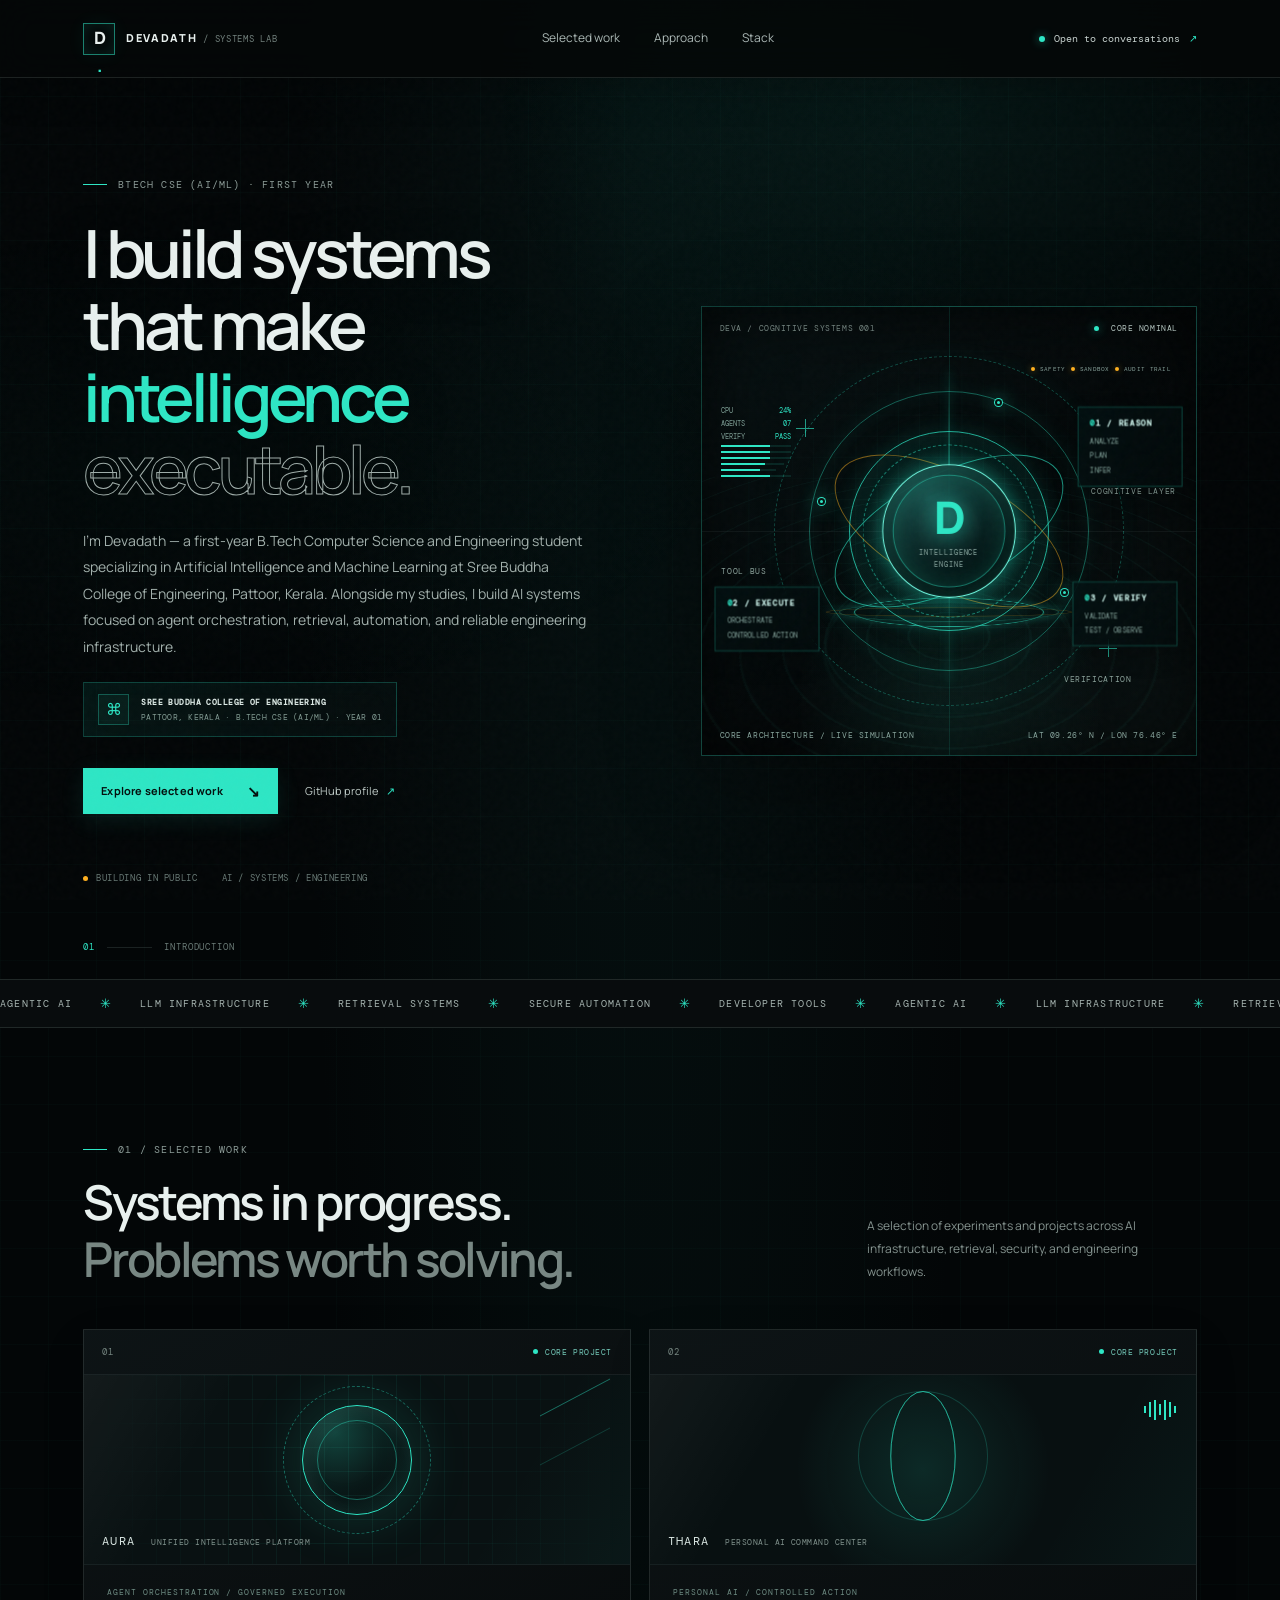
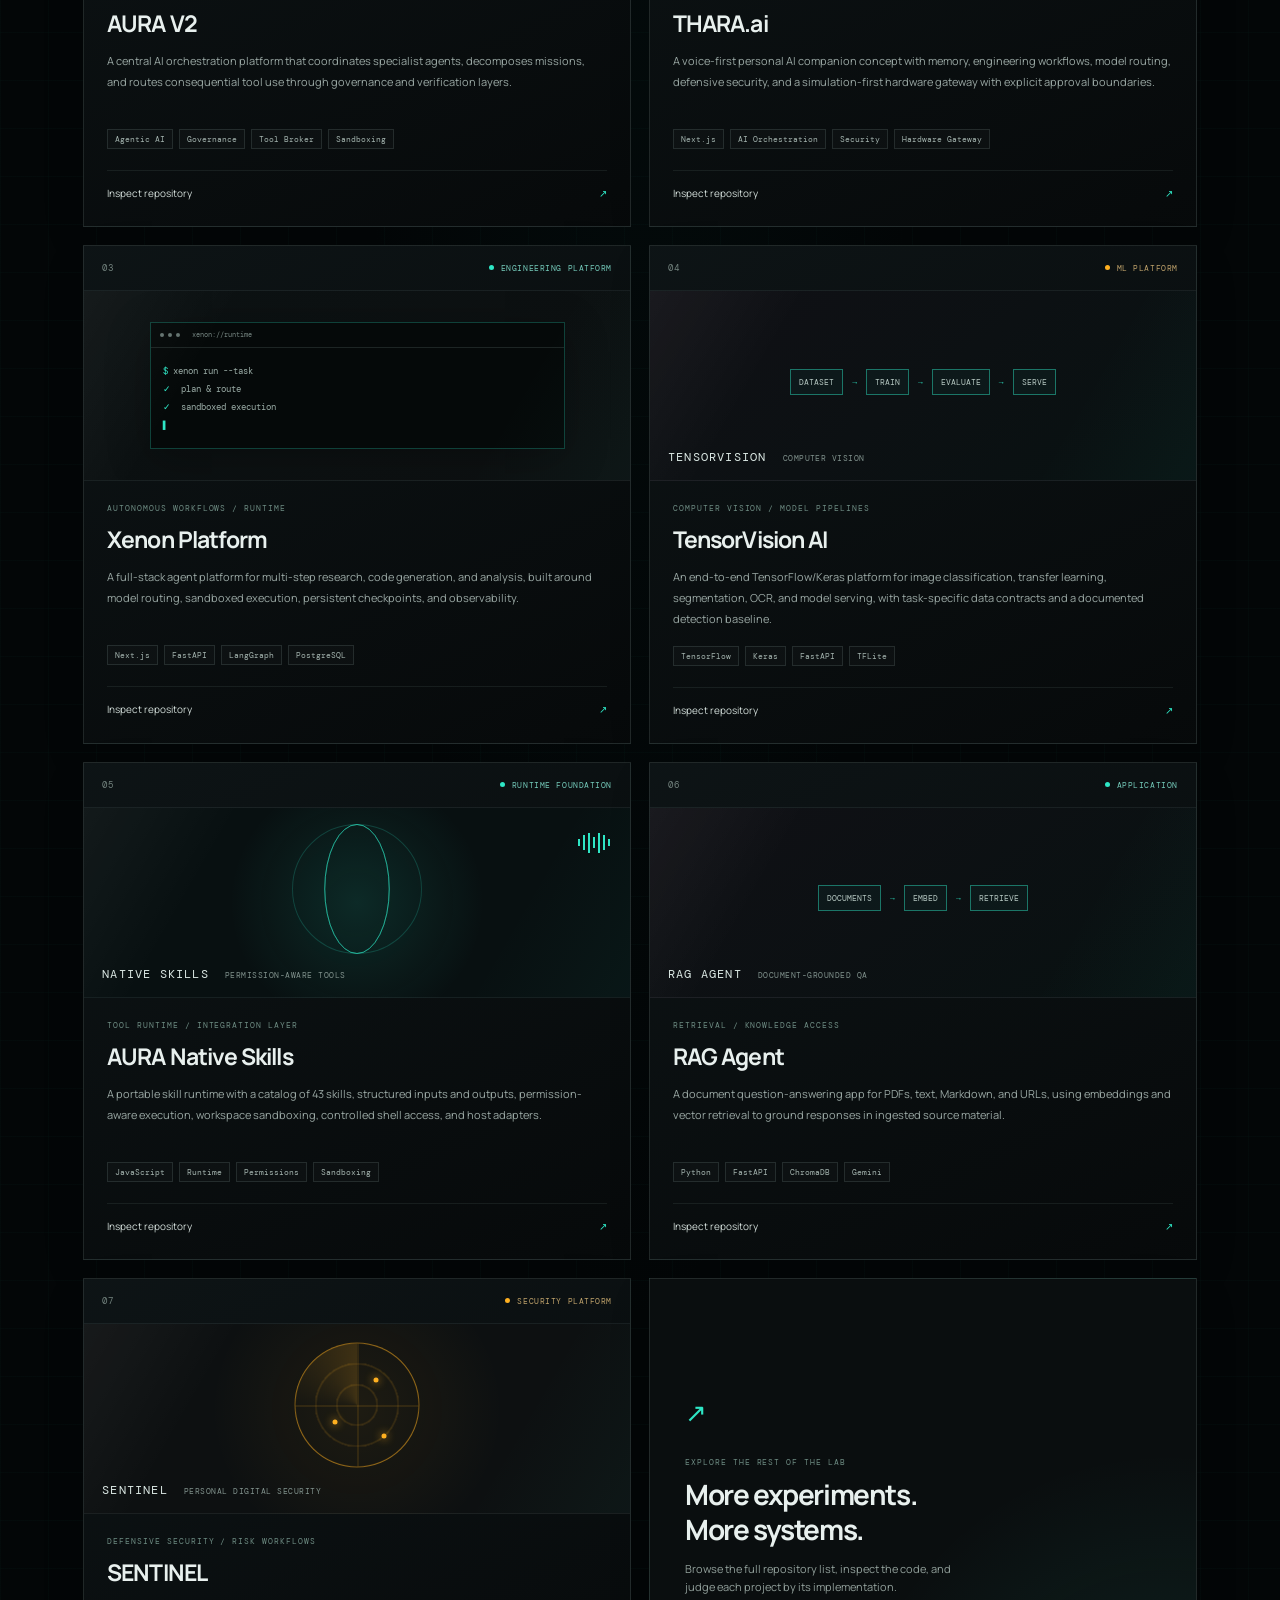
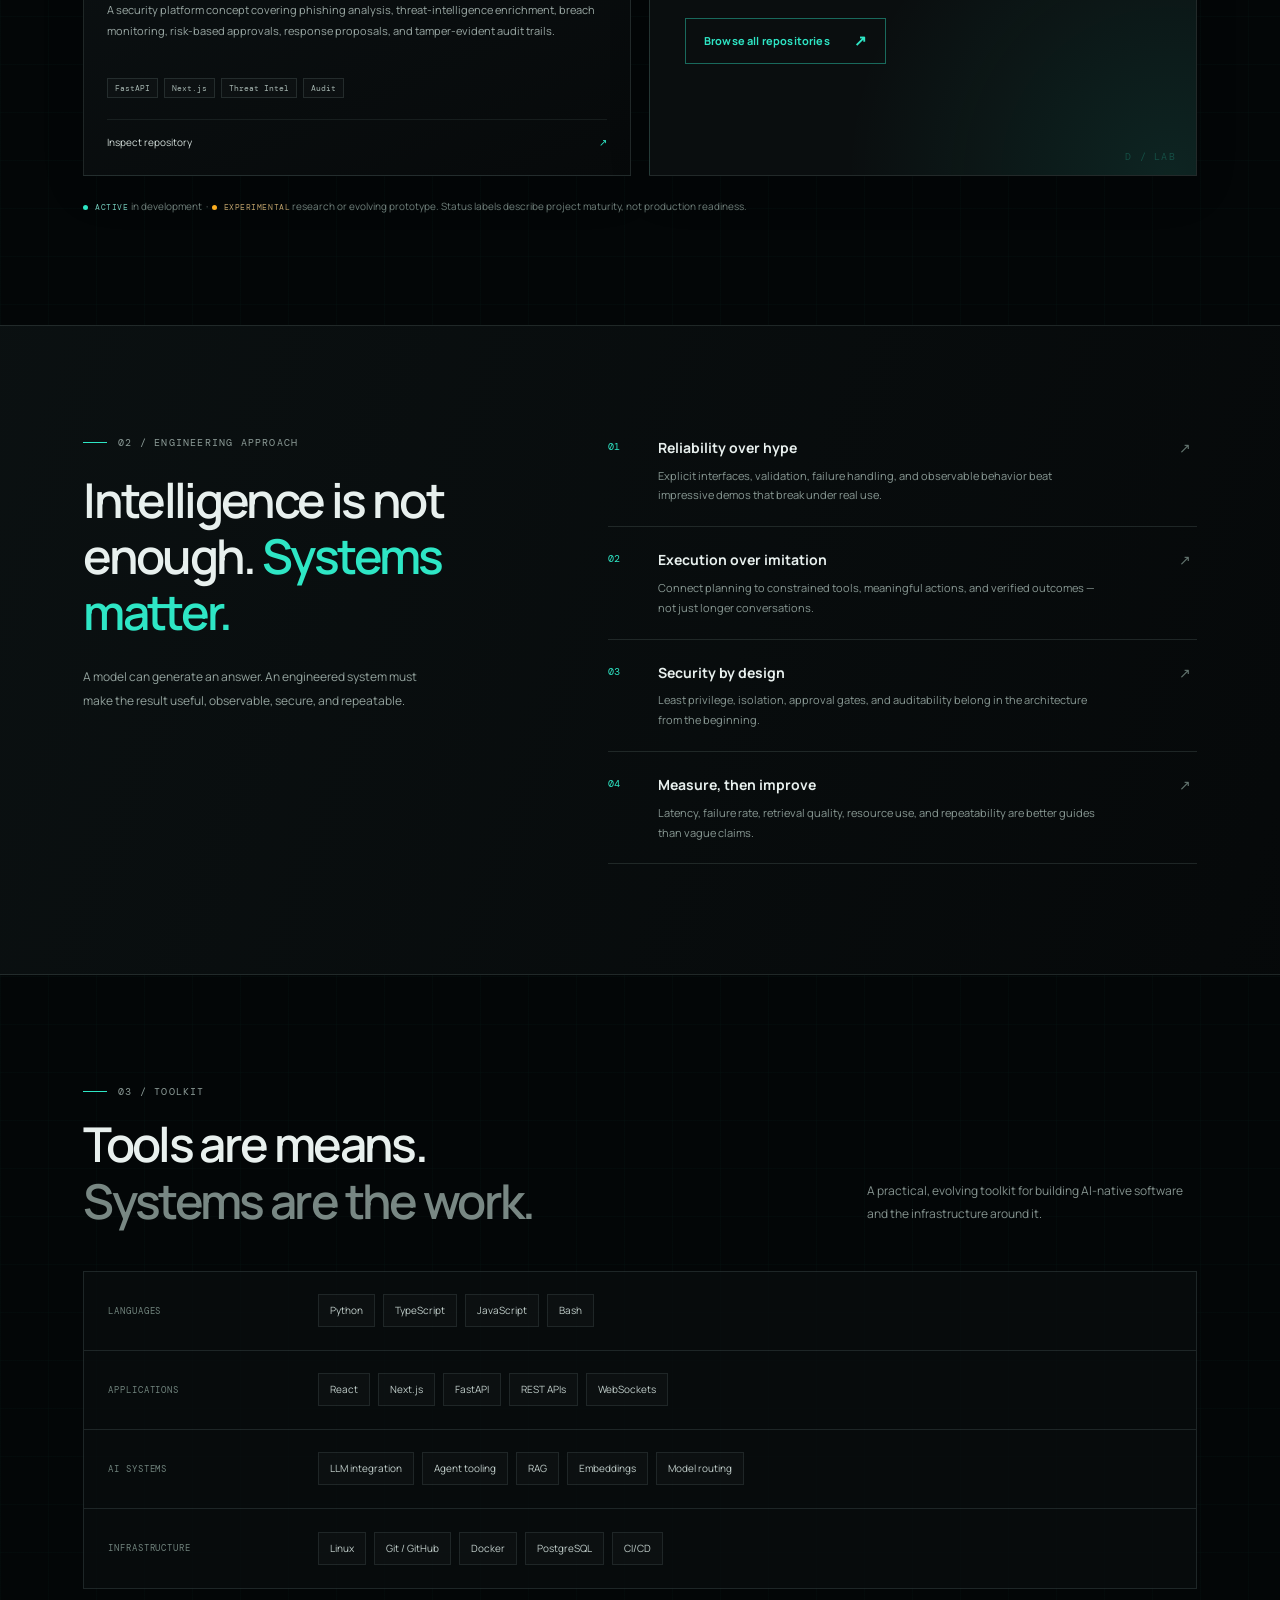
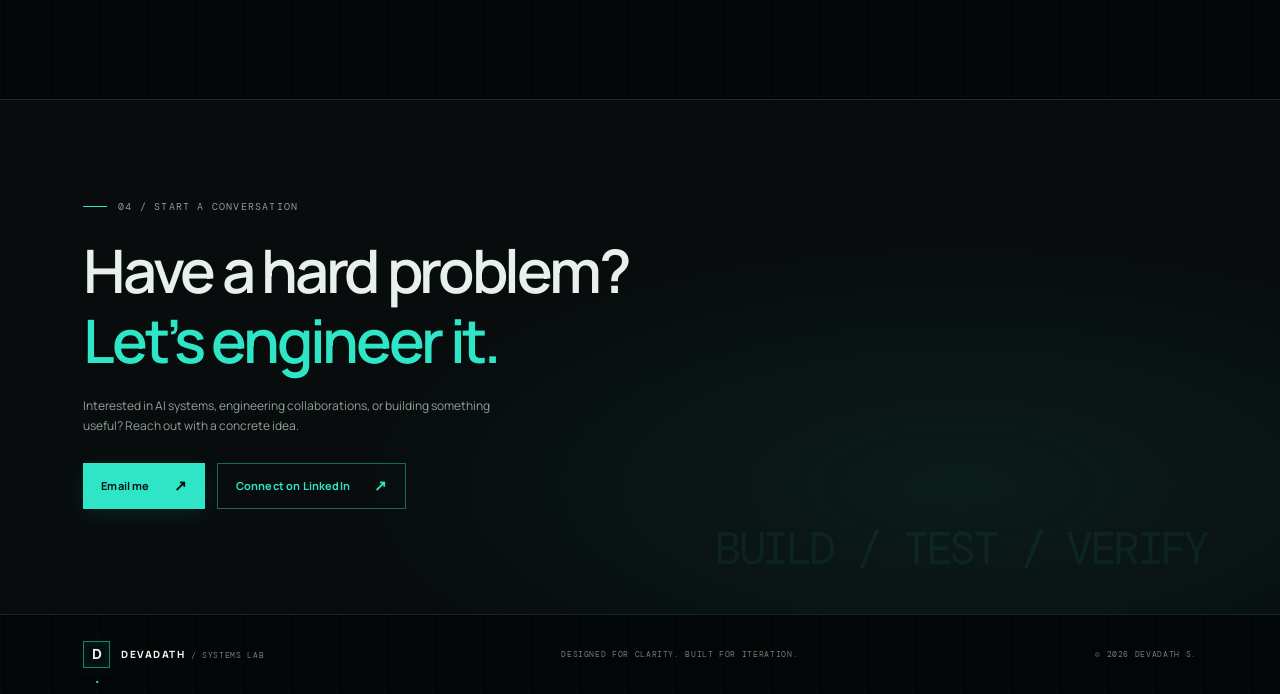
<file: index.html>
<!doctype html>
<html lang="en">
<head>
  <meta charset="utf-8">
  <meta name="viewport" content="width=device-width, initial-scale=1">
  <meta name="theme-color" content="#050708">
  <meta property="og:title" content="Devadath S. — AI Systems Lab">
  <meta property="og:description" content="Engineering agentic AI, secure automation, retrieval systems, and intelligent infrastructure.">
  <meta name="description" content="Devadath S. — AI systems builder exploring agentic AI, retrieval, secure automation and developer infrastructure.">
  <title>Devadath S. — AI Systems Engineer</title>
  <link rel="preconnect" href="https://fonts.googleapis.com">
  <link rel="preconnect" href="https://fonts.gstatic.com" crossorigin>
  <link href="https://fonts.googleapis.com/css2?family=DM+Mono:wght@400;500&family=Manrope:wght@400;500;600;700;800&display=swap" rel="stylesheet">
  <link rel="stylesheet" href="styles.css">
  <script defer src="script.js"></script>
</head>
<body>
  <div class="grain" aria-hidden="true"></div>
  <header class="topbar">
    <a class="brand" href="#home" aria-label="Devadath home"><span class="brand-mark">D<span>.</span></span><span>DEVADATH<span class="brand-sub"> / SYSTEMS LAB</span></span></a>
    <nav class="nav" aria-label="Main navigation">
      <a href="#work">Selected work</a><a href="#approach">Approach</a><a href="#stack">Stack</a>
    </nav>
    <a class="availability" href="mailto:devadathdevan2008@gmail.com"><span class="pulse"></span> Open to conversations <span class="arrow">↗</span></a>
    <button class="menu-toggle" aria-label="Toggle navigation" aria-expanded="false">☰</button>
  </header>

  <main id="home">
    <section class="hero section-wrap">
      <div class="hero-copy">
        <div class="eyebrow"><span class="eyebrow-line"></span> BTECH CSE (AI/ML) · FIRST YEAR</div>
        <h1>I build systems<br>that make <span class="accent">intelligence</span><br><span class="outline-text">executable.</span></h1>
        <p class="hero-description">I’m Devadath — a first-year B.Tech Computer Science and Engineering student specializing in Artificial Intelligence and Machine Learning at Sree Buddha College of Engineering, Pattoor, Kerala. Alongside my studies, I build AI systems focused on agent orchestration, retrieval, automation, and reliable engineering infrastructure.</p>
        <div class="education-chip"><span class="education-icon">⌘</span><span><b>SREE BUDDHA COLLEGE OF ENGINEERING</b><small>PATTOOR, KERALA · B.TECH CSE (AI/ML) · YEAR 01</small></span></div>
        <div class="hero-actions">
          <a class="button button-primary" href="#work">Explore selected work <span>↘</span></a>
          <a class="text-link" href="https://github.com/devadathdev" target="_blank" rel="noreferrer">GitHub profile <span>↗</span></a>
        </div>
        <div class="hero-meta"><span><i class="meta-dot"></i> BUILDING IN PUBLIC</span><span>AI / SYSTEMS / ENGINEERING</span></div>
      </div>
      <div class="system-visual hud-3d" aria-label="Interactive three-dimensional intelligence engine interface">
        <div class="hud-backplane"></div><div class="hud-scanline"></div>
        <div class="visual-top"><span>DEVA / COGNITIVE SYSTEMS 001</span><span class="live-label"><i></i> CORE NOMINAL</span></div>
        <div class="hud-world-grid"></div><div class="orbit orbit-outer"></div><div class="orbit orbit-mid"></div><div class="orbit orbit-inner"></div>
        <div class="orbit orbit-tilt"></div><div class="orbit orbit-tilt orbit-tilt-two"></div>
        <div class="core-pedestal"><span class="pedestal-ring"></span><span class="pedestal-ring"></span><span class="pedestal-ring"></span></div>
        <div class="core"><div class="core-inner"><span class="core-glyph">D</span><span class="core-caption">INTELLIGENCE<br>ENGINE</span></div><span class="core-halo"></span></div>
        <div class="core-beam"></div>
        <span class="node node-one"></span><span class="node node-two"></span><span class="node node-three"></span>
        <div class="crosshair crosshair-a"></div><div class="crosshair crosshair-b"></div>
        <div class="hud-panel panel-reason"><b>01 / REASON</b><span>ANALYZE</span><span>PLAN</span><span>INFER</span></div>
        <div class="hud-panel panel-execute"><b>02 / EXECUTE</b><span>ORCHESTRATE</span><span>CONTROLLED ACTION</span></div>
        <div class="hud-panel panel-verify"><b>03 / VERIFY</b><span>VALIDATE</span><span>TEST / OBSERVE</span></div>
        <div class="hud-metric"><span>CPU <b>24%</b></span><span>AGENTS <b>07</b></span><span>VERIFY <b>PASS</b></span><i></i><i></i><i></i><i></i><i></i><i></i></div>
        <div class="hud-status"><i></i> SAFETY <i></i> SANDBOX <i></i> AUDIT TRAIL</div>
        <div class="orbit-label label-a">COGNITIVE LAYER</div><div class="orbit-label label-b">TOOL BUS</div><div class="orbit-label label-c">VERIFICATION</div>
        <div class="visual-bottom"><span>CORE ARCHITECTURE / LIVE SIMULATION</span><span>LAT 09.26° N / LON 76.46° E</span></div>
      </div>
      <div class="hero-index"><span>01</span><span class="index-line"></span><span>INTRODUCTION</span></div>
    </section>

    <section class="ticker" aria-label="Engineering focus"><div class="ticker-track"><span>AGENTIC AI</span><b>✳</b><span>LLM INFRASTRUCTURE</span><b>✳</b><span>RETRIEVAL SYSTEMS</span><b>✳</b><span>SECURE AUTOMATION</span><b>✳</b><span>DEVELOPER TOOLS</span><b>✳</b><span>AGENTIC AI</span><b>✳</b><span>LLM INFRASTRUCTURE</span><b>✳</b><span>RETRIEVAL SYSTEMS</span><b>✳</b><span>SECURE AUTOMATION</span><b>✳</b><span>DEVELOPER TOOLS</span><b>✳</b></div></section>

    <section id="work" class="section-wrap work-section">
      <div class="section-heading"><div><div class="eyebrow"><span class="eyebrow-line"></span> 01 / SELECTED WORK</div><h2>Systems in progress.<br><span class="muted">Problems worth solving.</span></h2></div><p class="section-note">A selection of experiments and projects across AI infrastructure, retrieval, security, and engineering workflows.</p></div>
      <div class="project-grid">
        <article class="project-card project-featured">
          <div class="project-top"><span class="project-number">01</span><span class="status status-active"><i></i> CORE PROJECT</span></div>
          <div class="project-art art-aura"><div class="art-grid"></div><div class="aura-orb"></div><div class="art-label">AURA <span>UNIFIED INTELLIGENCE PLATFORM</span></div><div class="art-lines"></div></div>
          <div class="project-info"><div class="project-kicker">AGENT ORCHESTRATION / GOVERNED EXECUTION</div><h3>AURA V2</h3><p>A central AI orchestration platform that coordinates specialist agents, decomposes missions, and routes consequential tool use through governance and verification layers.</p><div class="tags"><span>Agentic AI</span><span>Governance</span><span>Tool Broker</span><span>Sandboxing</span></div><a class="project-link" href="https://github.com/devadathdev/AURA-V2" target="_blank" rel="noreferrer">Inspect repository <span>↗</span></a></div>
        </article>
        <article class="project-card">
          <div class="project-top"><span class="project-number">02</span><span class="status status-active"><i></i> CORE PROJECT</span></div>
          <div class="project-art art-thara"><div class="thara-rings"><span></span><span></span><span></span></div><div class="art-label">THARA <span>PERSONAL AI COMMAND CENTER</span></div><div class="signal-bars"><i></i><i></i><i></i><i></i><i></i><i></i><i></i></div></div>
          <div class="project-info"><div class="project-kicker">PERSONAL AI / CONTROLLED ACTION</div><h3>THARA.ai</h3><p>A voice-first personal AI companion concept with memory, engineering workflows, model routing, defensive security, and a simulation-first hardware gateway with explicit approval boundaries.</p><div class="tags"><span>Next.js</span><span>AI Orchestration</span><span>Security</span><span>Hardware Gateway</span></div><a class="project-link" href="https://github.com/devadathdev/Thara-ai" target="_blank" rel="noreferrer">Inspect repository <span>↗</span></a></div>
        </article>
        <article class="project-card">
          <div class="project-top"><span class="project-number">03</span><span class="status status-active"><i></i> ENGINEERING PLATFORM</span></div>
          <div class="project-art art-forge"><div class="terminal-window"><div class="terminal-head"><i></i><i></i><i></i><span>xenon://runtime</span></div><div class="terminal-code"><span>$</span> xenon run --task<br><em>✓</em> plan &amp; route<br><em>✓</em> sandboxed execution<br><span class="cursor">▌</span></div></div></div>
          <div class="project-info"><div class="project-kicker">AUTONOMOUS WORKFLOWS / RUNTIME</div><h3>Xenon Platform</h3><p>A full-stack agent platform for multi-step research, code generation, and analysis, built around model routing, sandboxed execution, persistent checkpoints, and observability.</p><div class="tags"><span>Next.js</span><span>FastAPI</span><span>LangGraph</span><span>PostgreSQL</span></div><a class="project-link" href="https://github.com/devadathdev/xenon" target="_blank" rel="noreferrer">Inspect repository <span>↗</span></a></div>
        </article>
        <article class="project-card">
          <div class="project-top"><span class="project-number">04</span><span class="status status-experiment"><i></i> ML PLATFORM</span></div>
          <div class="project-art art-rag"><div class="rag-flow"><span>DATASET</span><b>→</b><span>TRAIN</span><b>→</b><span>EVALUATE</span><b>→</b><span>SERVE</span></div><div class="art-label">TENSORVISION <span>COMPUTER VISION</span></div></div>
          <div class="project-info"><div class="project-kicker">COMPUTER VISION / MODEL PIPELINES</div><h3>TensorVision AI</h3><p>An end-to-end TensorFlow/Keras platform for image classification, transfer learning, segmentation, OCR, and model serving, with task-specific data contracts and a documented detection baseline.</p><div class="tags"><span>TensorFlow</span><span>Keras</span><span>FastAPI</span><span>TFLite</span></div><a class="project-link" href="https://github.com/devadathdev/tensorflow.ai" target="_blank" rel="noreferrer">Inspect repository <span>↗</span></a></div>
        </article>
        <article class="project-card">
          <div class="project-top"><span class="project-number">05</span><span class="status status-active"><i></i> RUNTIME FOUNDATION</span></div>
          <div class="project-art art-thara"><div class="thara-rings"><span></span><span></span><span></span></div><div class="art-label">NATIVE SKILLS <span>PERMISSION-AWARE TOOLS</span></div><div class="signal-bars"><i></i><i></i><i></i><i></i><i></i><i></i><i></i></div></div>
          <div class="project-info"><div class="project-kicker">TOOL RUNTIME / INTEGRATION LAYER</div><h3>AURA Native Skills</h3><p>A portable skill runtime with a catalog of 43 skills, structured inputs and outputs, permission-aware execution, workspace sandboxing, controlled shell access, and host adapters.</p><div class="tags"><span>JavaScript</span><span>Runtime</span><span>Permissions</span><span>Sandboxing</span></div><a class="project-link" href="https://github.com/devadathdev/Native-skills" target="_blank" rel="noreferrer">Inspect repository <span>↗</span></a></div>
        </article>
        <article class="project-card">
          <div class="project-top"><span class="project-number">06</span><span class="status status-active"><i></i> APPLICATION</span></div>
          <div class="project-art art-rag"><div class="rag-flow"><span>DOCUMENTS</span><b>→</b><span>EMBED</span><b>→</b><span>RETRIEVE</span></div><div class="art-label">RAG AGENT <span>DOCUMENT-GROUNDED QA</span></div></div>
          <div class="project-info"><div class="project-kicker">RETRIEVAL / KNOWLEDGE ACCESS</div><h3>RAG Agent</h3><p>A document question-answering app for PDFs, text, Markdown, and URLs, using embeddings and vector retrieval to ground responses in ingested source material.</p><div class="tags"><span>Python</span><span>FastAPI</span><span>ChromaDB</span><span>Gemini</span></div><a class="project-link" href="https://github.com/devadathdev/rag" target="_blank" rel="noreferrer">Inspect repository <span>↗</span></a></div>
        </article>
        <article class="project-card">
          <div class="project-top"><span class="project-number">07</span><span class="status status-experiment"><i></i> SECURITY PLATFORM</span></div>
          <div class="project-art art-sentinel"><div class="radar"><span></span><span></span><span></span><i></i></div><div class="art-label">SENTINEL <span>PERSONAL DIGITAL SECURITY</span></div></div>
          <div class="project-info"><div class="project-kicker">DEFENSIVE SECURITY / RISK WORKFLOWS</div><h3>SENTINEL</h3><p>A security platform concept covering phishing analysis, threat-intelligence enrichment, breach monitoring, risk-based approvals, response proposals, and tamper-evident audit trails.</p><div class="tags"><span>FastAPI</span><span>Next.js</span><span>Threat Intel</span><span>Audit</span></div><a class="project-link" href="https://github.com/devadathdev/SENTINEL" target="_blank" rel="noreferrer">Inspect repository <span>↗</span></a></div>
        </article>
        <article class="project-card project-cta">
          <div class="cta-mark">↗</div><div class="project-kicker">EXPLORE THE REST OF THE LAB</div><h3>More experiments.<br>More systems.</h3><p>Browse the full repository list, inspect the code, and judge each project by its implementation.</p><a class="button button-outline" href="https://github.com/devadathdev?tab=repositories" target="_blank" rel="noreferrer">Browse all repositories <span>↗</span></a><div class="cta-decoration">D / LAB</div>
        </article>
      </div>
      <p class="status-note"><span class="status status-active"><i></i> ACTIVE</span> in development &nbsp;·&nbsp; <span class="status status-experiment"><i></i> EXPERIMENTAL</span> research or evolving prototype. Status labels describe project maturity, not production readiness.</p>
    </section>

    <section id="approach" class="approach-section">
      <div class="section-wrap approach-layout">
        <div><div class="eyebrow"><span class="eyebrow-line"></span> 02 / ENGINEERING APPROACH</div><h2>Intelligence is not<br>enough. <span class="accent">Systems matter.</span></h2><p class="approach-intro">A model can generate an answer. An engineered system must make the result useful, observable, secure, and repeatable.</p></div>
        <div class="principles">
          <article><span class="principle-num">01</span><div><h3>Reliability over hype</h3><p>Explicit interfaces, validation, failure handling, and observable behavior beat impressive demos that break under real use.</p></div><span class="principle-symbol">↗</span></article>
          <article><span class="principle-num">02</span><div><h3>Execution over imitation</h3><p>Connect planning to constrained tools, meaningful actions, and verified outcomes — not just longer conversations.</p></div><span class="principle-symbol">↗</span></article>
          <article><span class="principle-num">03</span><div><h3>Security by design</h3><p>Least privilege, isolation, approval gates, and auditability belong in the architecture from the beginning.</p></div><span class="principle-symbol">↗</span></article>
          <article><span class="principle-num">04</span><div><h3>Measure, then improve</h3><p>Latency, failure rate, retrieval quality, resource use, and repeatability are better guides than vague claims.</p></div><span class="principle-symbol">↗</span></article>
        </div>
      </div>
    </section>

    <section id="stack" class="section-wrap stack-section">
      <div class="section-heading"><div><div class="eyebrow"><span class="eyebrow-line"></span> 03 / TOOLKIT</div><h2>Tools are means.<br><span class="muted">Systems are the work.</span></h2></div><p class="section-note">A practical, evolving toolkit for building AI-native software and the infrastructure around it.</p></div>
      <div class="stack-board">
        <div class="stack-row"><span class="stack-label">LANGUAGES</span><div class="stack-items"><span>Python</span><span>TypeScript</span><span>JavaScript</span><span>Bash</span></div></div>
        <div class="stack-row"><span class="stack-label">APPLICATIONS</span><div class="stack-items"><span>React</span><span>Next.js</span><span>FastAPI</span><span>REST APIs</span><span>WebSockets</span></div></div>
        <div class="stack-row"><span class="stack-label">AI SYSTEMS</span><div class="stack-items"><span>LLM integration</span><span>Agent tooling</span><span>RAG</span><span>Embeddings</span><span>Model routing</span></div></div>
        <div class="stack-row"><span class="stack-label">INFRASTRUCTURE</span><div class="stack-items"><span>Linux</span><span>Git / GitHub</span><span>Docker</span><span>PostgreSQL</span><span>CI/CD</span></div></div>
      </div>
    </section>

    <section class="contact-section">
      <div class="section-wrap contact-inner"><div class="eyebrow"><span class="eyebrow-line"></span> 04 / START A CONVERSATION</div><h2>Have a hard problem?<br><span class="accent">Let’s engineer it.</span></h2><p>Interested in AI systems, engineering collaborations, or building something useful? Reach out with a concrete idea.</p><div class="contact-actions"><a class="button button-primary" href="mailto:devadathdevan2008@gmail.com">Email me <span>↗</span></a><a class="button button-outline" href="https://www.linkedin.com/in/devadath-s-091b55363" target="_blank" rel="noreferrer">Connect on LinkedIn <span>↗</span></a></div><div class="contact-watermark">BUILD / TEST / VERIFY</div></div>
    </section>
  </main>

  <footer class="footer"><a class="brand" href="#home"><span class="brand-mark">D<span>.</span></span><span>DEVADATH<span class="brand-sub"> / SYSTEMS LAB</span></span></a><span class="footer-note">DESIGNED FOR CLARITY. BUILT FOR ITERATION.</span><span class="footer-copy">© <span id="year">2026</span> DEVADATH S.</span></footer>
</body>
</html>
</file>
<file: styles.css>
:root{--bg:#050708;--panel:#0b1012;--panel2:#0e1517;--line:rgba(205,235,231,.12);--text:#e8f0ee;--muted:#82918e;--teal:#2ee6c5;--amber:#ffb020;--mono:"DM Mono",monospace;--sans:"Manrope",sans-serif}*{box-sizing:border-box}html{scroll-behavior:smooth;scroll-padding-top:90px}body{margin:0;background:var(--bg);color:var(--text);font-family:var(--sans);font-size:14px;line-height:1.7;overflow-x:hidden}body:before{content:"";position:fixed;inset:0;pointer-events:none;z-index:-1;background:radial-gradient(ellipse at 74% 12%,rgba(46,230,197,.07),transparent 34%),radial-gradient(ellipse at 12% 52%,rgba(46,230,197,.025),transparent 38%)}a{color:inherit;text-decoration:none}.grain{position:fixed;inset:0;pointer-events:none;opacity:.025;z-index:10;background-image:url("data:image/svg+xml,%3Csvg viewBox='0 0 180 180' xmlns='http://www.w3.org/2000/svg'%3E%3Cfilter id='n'%3E%3CfeTurbulence type='fractalNoise' baseFrequency='.85' numOctaves='3' stitchTiles='stitch'/%3E%3C/filter%3E%3Crect width='100%25' height='100%25' filter='url(%23n)' opacity='.8'/%3E%3C/svg%3E")}.topbar{height:78px;padding:0 6.5%;display:flex;align-items:center;justify-content:space-between;border-bottom:1px solid var(--line);position:sticky;top:0;background:rgba(5,7,8,.86);backdrop-filter:blur(18px);z-index:20}.brand{display:flex;align-items:center;gap:11px;font-size:11px;font-weight:800;letter-spacing:.15em}.brand-mark{width:32px;height:32px;border:1px solid rgba(46,230,197,.55);display:grid;place-items:center;font-size:17px;font-weight:800;letter-spacing:-.06em;color:var(--text)}.brand-mark span{color:var(--teal)}.brand-sub{color:#71807c;font-family:var(--mono);font-size:9px;font-weight:400;letter-spacing:.08em}.nav{display:flex;gap:34px;color:#aab7b4;font-size:12px}.nav a,.text-link,.project-link{transition:color .2s}.nav a:hover,.text-link:hover,.project-link:hover{color:var(--teal)}.availability{font-family:var(--mono);font-size:10px;color:#c6d1ce;display:flex;align-items:center;gap:9px}.pulse,.live-label i,.status i{width:6px;height:6px;border-radius:50%;background:var(--teal);display:inline-block;box-shadow:0 0 10px rgba(46,230,197,.65)}.arrow{color:var(--teal)}.menu-toggle{display:none;background:none;border:0;color:var(--teal);font-size:22px}.section-wrap{width:min(1120px,87%);margin:0 auto}.hero{min-height:660px;padding:100px 0 95px;display:grid;grid-template-columns:1.08fr .92fr;align-items:center;position:relative;gap:35px}.eyebrow{font:10px var(--mono);letter-spacing:.12em;color:#8c9b97;display:flex;align-items:center;gap:11px}.eyebrow-line{display:inline-block;width:24px;height:1px;background:var(--teal)}h1,h2,h3,p{margin-top:0}h1{font-size:clamp(44px,5.2vw,72px);line-height:1.08;letter-spacing:-.065em;font-weight:600;margin:26px 0 23px} .accent{color:var(--teal)}.outline-text{color:transparent;-webkit-text-stroke:1px rgba(225,242,237,.7)}.hero-description{color:#a2b0ac;max-width:510px;font-size:14px;line-height:1.9}.hero-actions{display:flex;align-items:center;gap:27px;margin-top:31px}.button{min-height:46px;padding:0 18px;display:inline-flex;align-items:center;justify-content:center;gap:24px;font-size:11px;font-weight:700;letter-spacing:.015em;transition:transform .2s,background .2s,border-color .2s}.button:hover{transform:translateY(-2px)}.button span{font-size:15px}.button-primary{background:var(--teal);color:#04100e}.button-primary:hover{background:#83ffe8}.button-outline{border:1px solid rgba(46,230,197,.42);color:var(--teal)}.button-outline:hover{background:rgba(46,230,197,.08)}.text-link{font-size:11px;color:#c0ccc8}.text-link span{color:var(--teal);margin-left:6px}.hero-meta{margin-top:58px;display:flex;gap:24px;font:9px var(--mono);letter-spacing:.07em;color:#687975}.hero-meta span{display:flex;align-items:center;gap:8px}.meta-dot{width:5px;height:5px;border-radius:50%;background:var(--amber)}.hero-index{position:absolute;left:0;bottom:26px;display:flex;align-items:center;gap:12px;font:9px var(--mono);letter-spacing:.1em;color:#6b7b77}.hero-index span:first-child{color:var(--teal)}.index-line{width:45px;height:1px;background:var(--line)}.system-visual{height:450px;position:relative;overflow:hidden;border:1px solid var(--line);background:radial-gradient(circle at 50% 48%,rgba(46,230,197,.1),transparent 39%),linear-gradient(145deg,rgba(15,24,25,.94),rgba(5,8,9,.9));isolation:isolate}.system-visual:before,.system-visual:after{content:"";position:absolute;background:var(--line)}.system-visual:before{width:1px;top:0;bottom:0;left:50%}.system-visual:after{height:1px;left:0;right:0;top:50%}.visual-top,.visual-bottom{position:absolute;left:18px;right:18px;display:flex;justify-content:space-between;font:9px var(--mono);letter-spacing:.08em;color:#72827e;z-index:3}.visual-top{top:16px}.visual-bottom{bottom:15px}.live-label{color:#b5c6c1}.live-label i{margin-right:7px;width:5px;height:5px}.orbit{position:absolute;left:50%;top:50%;border:1px solid rgba(46,230,197,.22);border-radius:50%;transform:translate(-50%,-50%)}.orbit-outer{width:330px;height:330px;border-style:dashed;animation:spin 70s linear infinite}.orbit-mid{width:260px;height:260px;border-color:rgba(46,230,197,.35);animation:spin 48s linear infinite reverse}.orbit-inner{width:180px;height:180px;border-color:rgba(46,230,197,.48)}.core{position:absolute;left:50%;top:50%;width:122px;height:122px;transform:translate(-50%,-50%);border:1px solid var(--teal);border-radius:50%;display:grid;place-items:center;box-shadow:0 0 50px rgba(46,230,197,.12),inset 0 0 30px rgba(46,230,197,.08);background:rgba(5,14,14,.88)}.core-inner{text-align:center}.core-glyph{display:block;font-size:35px;font-weight:800;line-height:1.1;color:var(--teal);letter-spacing:-.08em}.core-caption{display:block;font:7px/1.5 var(--mono);letter-spacing:.1em;color:#8caaa3;margin-top:6px}.node{position:absolute;width:8px;height:8px;background:var(--teal);border:2px solid #071211;box-shadow:0 0 0 1px var(--teal),0 0 14px var(--teal);border-radius:50%;z-index:2}.node-one{left:calc(50% - 131px);top:calc(50% - 33px)}.node-two{left:calc(50% + 112px);top:calc(50% + 58px)}.node-three{left:calc(50% + 46px);top:calc(50% - 132px)}.crosshair{position:absolute;width:18px;height:18px;opacity:.65}.crosshair:before,.crosshair:after{content:"";position:absolute;background:var(--teal)}.crosshair:before{width:18px;height:1px;top:9px}.crosshair:after{height:18px;width:1px;left:9px}.crosshair-a{top:25%;left:19%}.crosshair-b{bottom:22%;right:16%}.orbit-label{position:absolute;font:8px var(--mono);letter-spacing:.08em;color:#8ba19a}.label-a{top:27%;right:13%}.label-b{bottom:27%;left:9%}.label-c{bottom:17%;right:16%}@keyframes spin{to{transform:translate(-50%,-50%) rotate(360deg)}}.ticker{overflow:hidden;border-top:1px solid var(--line);border-bottom:1px solid var(--line);padding:15px 0;background:#080c0d}.ticker-track{display:flex;align-items:center;justify-content:space-around;gap:28px;white-space:nowrap;font:10px var(--mono);letter-spacing:.12em;color:#a5b3af;min-width:1000px}.ticker b{font-size:13px;color:var(--teal);font-weight:400}.work-section{padding:115px 0 110px}.section-heading{display:flex;align-items:flex-end;justify-content:space-between;gap:35px;margin-bottom:42px}h2{font-size:clamp(32px,4vw,48px);line-height:1.17;letter-spacing:-.055em;font-weight:600;margin:18px 0 0}.muted{color:#788783}.section-note{max-width:330px;font-size:12px;color:#85938f;line-height:1.9;margin:0 0 3px}.project-grid{display:grid;grid-template-columns:repeat(2,minmax(0,1fr));gap:18px}.project-card{border:1px solid var(--line);background:linear-gradient(155deg,rgba(14,21,23,.94),rgba(7,10,11,.94));min-width:0;transition:border-color .25s,transform .25s;overflow:hidden}.project-card:hover{border-color:rgba(46,230,197,.4);transform:translateY(-3px)}.project-top{height:45px;display:flex;align-items:center;justify-content:space-between;padding:0 18px;border-bottom:1px solid rgba(205,235,231,.07);font:9px var(--mono);letter-spacing:.08em;color:#74847f}.status{font:8px var(--mono);letter-spacing:.07em;display:inline-flex;align-items:center;gap:7px}.status i{width:5px;height:5px;box-shadow:none}.status-experiment i{background:var(--amber)}.status-experiment{color:#bfa26b}.status-active{color:#75cbbb}.project-art{height:190px;position:relative;overflow:hidden;background:#091112;border-bottom:1px solid rgba(205,235,231,.07)}.art-grid{position:absolute;inset:0;background-image:linear-gradient(rgba(46,230,197,.08) 1px,transparent 1px),linear-gradient(90deg,rgba(46,230,197,.08) 1px,transparent 1px);background-size:24px 24px;mask-image:linear-gradient(90deg,transparent,#000 50%,transparent)}.aura-orb{position:absolute;left:50%;top:45%;width:110px;height:110px;border:1px solid var(--teal);border-radius:50%;transform:translate(-50%,-50%);box-shadow:0 0 55px rgba(46,230,197,.16),inset 0 0 32px rgba(46,230,197,.12)}.aura-orb:before,.aura-orb:after{content:"";position:absolute;border:1px solid rgba(46,230,197,.4);border-radius:50%;inset:14px}.aura-orb:after{inset:-20px;border-style:dashed;animation:spin 32s linear infinite}.art-label{position:absolute;left:18px;bottom:15px;font:12px var(--mono);letter-spacing:.1em;color:#d9e6e2}.art-label span{font-size:8px;color:#81928d;margin-left:8px;letter-spacing:.06em}.art-lines{position:absolute;right:20px;top:22px;width:70px;height:50px;border-top:1px solid rgba(46,230,197,.45);border-bottom:1px solid rgba(46,230,197,.2);transform:skewY(-28deg)}.art-thara{background:radial-gradient(circle at 50% 50%,rgba(46,230,197,.12),transparent 44%),#081011}.thara-rings{position:absolute;left:50%;top:43%;width:130px;height:130px;transform:translate(-50%,-50%)}.thara-rings span{position:absolute;inset:0;border:1px solid rgba(46,230,197,.5);border-radius:50%;transform:scaleX(.5) rotate(45deg)}.thara-rings span:nth-child(2){transform:scaleX(.5) rotate(-45deg)}.thara-rings span:nth-child(3){transform:rotate(45deg);border-color:rgba(46,230,197,.2)}.signal-bars{position:absolute;right:20px;top:24px;display:flex;align-items:center;gap:3px;height:22px}.signal-bars i{width:2px;height:7px;background:var(--teal)}.signal-bars i:nth-child(2),.signal-bars i:nth-child(6){height:15px}.signal-bars i:nth-child(3),.signal-bars i:nth-child(5){height:20px}.signal-bars i:nth-child(4){height:11px}.art-rag{background:linear-gradient(145deg,#101015,#081111)}.rag-flow{display:flex;align-items:center;justify-content:center;gap:9px;position:absolute;top:48%;left:0;right:0;transform:translateY(-50%);font:8px var(--mono);color:#b6c8c2}.rag-flow span{border:1px solid rgba(46,230,197,.45);padding:7px 8px;background:rgba(46,230,197,.04)}.rag-flow b{color:var(--teal);font-weight:400}.art-sentinel{background:radial-gradient(circle at 50% 45%,rgba(255,176,32,.07),transparent 50%),#0d1011}.radar{position:absolute;width:125px;height:125px;left:50%;top:43%;transform:translate(-50%,-50%);border:1px solid rgba(255,176,32,.45);border-radius:50%;background:repeating-radial-gradient(circle,transparent 0 19px,rgba(255,176,32,.17) 20px 21px)}.radar:before,.radar:after{content:"";position:absolute;background:rgba(255,176,32,.23)}.radar:before{width:1px;top:0;bottom:0;left:50%}.radar:after{height:1px;left:0;right:0;top:50%}.radar span{position:absolute;width:5px;height:5px;background:var(--amber);border-radius:50%;box-shadow:0 0 8px var(--amber);top:28%;left:63%}.radar span:nth-child(2){top:62%;left:30%}.radar span:nth-child(3){top:73%;left:70%}.radar i{position:absolute;inset:0;border-radius:50%;background:conic-gradient(from 0deg,transparent 0 75%,rgba(255,176,32,.17));}.art-forge{display:grid;place-items:center;background:linear-gradient(140deg,#0b1112,#0d1011)}.terminal-window{width:76%;border:1px solid rgba(46,230,197,.25);background:#050909;box-shadow:0 10px 40px rgba(0,0,0,.25)}.terminal-head{height:25px;display:flex;align-items:center;gap:4px;padding:0 9px;border-bottom:1px solid var(--line)}.terminal-head i{width:4px;height:4px;border-radius:50%;background:#64736f}.terminal-head span{font:7px var(--mono);color:#72827e;margin-left:8px}.terminal-code{padding:14px 12px;font:9px/2 var(--mono);color:#9aaca6}.terminal-code span{color:var(--teal)}.terminal-code em{font-style:normal;color:var(--teal);margin-right:5px}.cursor{animation:blink 1s steps(2) infinite}@keyframes blink{50%{opacity:0}}.project-info{padding:22px 23px 24px}.project-kicker{font:8px var(--mono);letter-spacing:.12em;color:#6e8c83}.project-info h3{font-size:23px;letter-spacing:-.04em;margin:7px 0 8px}.project-info p{font-size:11px;line-height:1.9;color:#9aa8a4;min-height:62px;margin-bottom:16px}.tags{display:flex;flex-wrap:wrap;gap:6px}.tags span{font:8px var(--mono);padding:4px 7px;color:#a4b4af;border:1px solid rgba(205,235,231,.12);background:rgba(255,255,255,.015)}.project-link{display:flex;justify-content:space-between;margin-top:21px;padding-top:14px;border-top:1px solid rgba(205,235,231,.08);font-size:10px;color:#d1dcd8}.project-link span{color:var(--teal)}.project-cta{position:relative;padding:35px;display:flex;flex-direction:column;align-items:flex-start;justify-content:center;min-height:350px;background:radial-gradient(circle at 95% 100%,rgba(46,230,197,.1),transparent 45%),#0a0e0f}.cta-mark{font-size:26px;color:var(--teal);margin-bottom:23px}.project-cta h3{font-size:28px;line-height:1.25;letter-spacing:-.05em;margin:10px 0 13px}.project-cta p{font-size:11px;color:#92a09b;max-width:290px}.project-cta .button{margin-top:10px}.cta-decoration{position:absolute;right:20px;bottom:12px;font:10px var(--mono);letter-spacing:.12em;color:rgba(46,230,197,.22)}.status-note{margin:22px 0 0;font-size:10px;color:#71817c}.status-note .status{vertical-align:middle}.approach-section{border-top:1px solid var(--line);border-bottom:1px solid var(--line);background:linear-gradient(110deg,rgba(11,17,18,.96),rgba(6,9,10,.96));padding:110px 0}.approach-layout{display:grid;grid-template-columns:.85fr 1.15fr;gap:90px}.approach-layout h2{margin-top:23px}.approach-intro{color:#93a29d;font-size:12px;line-height:2;margin-top:25px;max-width:340px}.principles article{display:grid;grid-template-columns:35px 1fr 18px;gap:15px;padding:21px 0;border-bottom:1px solid var(--line)}.principles article:first-child{padding-top:0}.principle-num{font:10px var(--mono);color:var(--teal);padding-top:4px}.principles h3{font-size:14px;margin:0 0 6px}.principles p{font-size:11px;line-height:1.8;color:#899994;margin:0;max-width:450px}.principle-symbol{color:#62736e}.stack-section{padding:110px 0}.stack-board{border:1px solid var(--line);background:rgba(10,15,16,.65)}.stack-row{display:grid;grid-template-columns:190px 1fr;align-items:center;min-height:79px;padding:17px 24px;border-bottom:1px solid var(--line);gap:20px}.stack-row:last-child{border-bottom:0}.stack-label{font:9px var(--mono);letter-spacing:.1em;color:#71847d}.stack-items{display:flex;flex-wrap:wrap;gap:8px}.stack-items span{font-size:10px;padding:7px 11px;border:1px solid rgba(205,235,231,.1);color:#c1ceca;background:rgba(255,255,255,.02)}.contact-section{border-top:1px solid var(--line);background:radial-gradient(ellipse at 75% 75%,rgba(46,230,197,.08),transparent 45%),#080c0d;overflow:hidden}.contact-inner{padding:100px 0 105px;position:relative}.contact-inner h2{font-size:clamp(38px,5vw,60px);margin-top:22px}.contact-inner>p{font-size:12px;color:#91a09b;max-width:430px;margin:21px 0 26px}.contact-actions{display:flex;gap:12px}.contact-watermark{position:absolute;right:-10px;bottom:36px;font:clamp(20px,4vw,45px) var(--mono);letter-spacing:-.08em;color:rgba(46,230,197,.07);white-space:nowrap}.footer{min-height:80px;border-top:1px solid var(--line);padding:20px 6.5%;display:flex;align-items:center;justify-content:space-between;gap:20px}.footer-note,.footer-copy{font:8px var(--mono);letter-spacing:.08em;color:#6e7d78}.footer-copy{white-space:nowrap}.footer .brand{font-size:10px}.footer .brand-mark{width:27px;height:27px;font-size:14px}.footer .brand-sub{font-size:8px}.reveal{opacity:0;transform:translateY(16px);transition:opacity .7s ease,transform .7s ease}.reveal.visible{opacity:1;transform:translateY(0)}@media(min-width:1400px){.hero{min-height:720px}.system-visual{height:480px}}@media(max-width:850px){.topbar{padding:0 5%;height:70px}.nav{gap:17px}.availability{font-size:9px}.hero{padding:75px 0 85px;grid-template-columns:1fr;gap:45px}.hero-copy{max-width:680px}.system-visual{height:410px;max-width:620px;width:100%;margin:0 auto}.hero-index{bottom:25px}.hero-meta{margin-top:35px}.approach-layout{grid-template-columns:1fr;gap:45px}.approach-intro{max-width:550px}.section-wrap{width:90%}.work-section,.stack-section{padding:85px 0}.approach-section{padding:85px 0}.section-heading{align-items:flex-start;flex-direction:column;gap:20px}.section-note{max-width:520px}.footer{padding:20px 5%}.footer-note{display:none}}@media(max-width:600px){.topbar{height:64px}.nav{display:none;position:absolute;left:0;right:0;top:64px;background:#080c0d;padding:18px 5%;border-bottom:1px solid var(--line);flex-direction:column;gap:14px}.nav.open{display:flex}.availability{margin-left:auto;margin-right:15px}.menu-toggle{display:block}.brand{font-size:10px;gap:8px}.brand-mark{width:29px;height:29px}.brand-sub{font-size:8px}.hero{padding-top:58px;gap:35px;min-height:unset}h1{font-size:clamp(42px,12vw,61px)}.hero-description{font-size:13px}.hero-actions{align-items:flex-start;flex-direction:column;gap:17px}.hero-meta{flex-direction:column;gap:8px;margin-top:30px}.system-visual{height:340px}.orbit-outer{width:270px;height:270px}.orbit-mid{width:215px;height:215px}.orbit-inner{width:150px;height:150px}.core{width:100px;height:100px}.core-glyph{font-size:29px}.label-a{right:7%;top:24%}.label-b{left:5%;bottom:24%}.label-c{right:8%;bottom:14%}.visual-top,.visual-bottom{font-size:7px;left:10px;right:10px}.project-grid{grid-template-columns:1fr;gap:14px}.project-art{height:180px}.project-info p{min-height:unset}.project-cta{min-height:300px;padding:28px}.work-section,.stack-section{padding:70px 0}.approach-section{padding:70px 0}.section-heading{margin-bottom:28px}h2{font-size:36px}.principles article{grid-template-columns:28px 1fr 14px;gap:10px}.stack-row{grid-template-columns:1fr;gap:11px;padding:18px}.stack-items{gap:6px}.stack-items span{font-size:9px}.contact-inner{padding:75px 0 85px}.contact-inner h2{font-size:40px}.contact-actions{align-items:stretch;flex-direction:column;max-width:260px}.contact-watermark{bottom:17px;font-size:19px}.footer{flex-wrap:wrap}.footer-copy{margin-left:auto}.status-note{line-height:2.2}}@media(prefers-reduced-motion:reduce){*,*::before,*::after{animation-duration:.01ms!important;animation-iteration-count:1!important;scroll-behavior:auto!important;transition-duration:.01ms!important}.reveal{opacity:1;transform:none}}
/* --- 3D SYSTEMS LAB UPGRADE --- */
:root{--teal:#2ee6c5;--amber:#ffb020;--glass:rgba(7,19,20,.74)}
::selection{background:rgba(46,230,197,.28);color:#f3fffc}
body{background-color:#030607;background-image:radial-gradient(ellipse at 50% 0%,rgba(17,80,74,.14),transparent 38%),linear-gradient(rgba(46,230,197,.018) 1px,transparent 1px),linear-gradient(90deg,rgba(46,230,197,.018) 1px,transparent 1px);background-size:auto,48px 48px,48px 48px}
.topbar{box-shadow:0 10px 40px rgba(0,0,0,.2)}
.brand-mark{box-shadow:inset 0 0 16px rgba(46,230,197,.12),0 0 18px rgba(46,230,197,.06)}
.hero{perspective:1400px}
.hero-copy{position:relative;z-index:2}
h1{text-shadow:0 8px 40px rgba(0,0,0,.35)}
.system-visual.hud-3d{--rx:0deg;--ry:0deg;transform-style:preserve-3d;perspective:1000px;isolation:isolate;overflow:hidden;border-color:rgba(46,230,197,.24);background:radial-gradient(ellipse at 50% 49%,rgba(0,239,213,.17),transparent 30%),radial-gradient(ellipse at 50% 100%,rgba(46,230,197,.09),transparent 45%),linear-gradient(135deg,#071112 0%,#040809 55%,#091111 100%);box-shadow:inset 0 0 70px rgba(0,0,0,.8),0 24px 90px rgba(0,0,0,.3);transition:transform .18s ease-out,border-color .3s}
.hud-3d:before{z-index:1;opacity:.5;background:linear-gradient(90deg,transparent 49.8%,rgba(46,230,197,.22) 50%,transparent 50.2%)}
.hud-3d:after{z-index:1;opacity:.45}
.hud-backplane{position:absolute;inset:8%;border:1px solid rgba(46,230,197,.09);transform:translateZ(-35px) rotateX(2deg);background-image:linear-gradient(rgba(46,230,197,.035) 1px,transparent 1px),linear-gradient(90deg,rgba(46,230,197,.035) 1px,transparent 1px);background-size:22px 22px;mask-image:radial-gradient(ellipse,#000 20%,transparent 78%)}
.hud-world-grid{position:absolute;inset:0;background:radial-gradient(ellipse at 50% 55%,transparent 0 25%,rgba(46,230,197,.035) 25.2% 25.5%,transparent 26%),repeating-radial-gradient(ellipse at 50% 53%,transparent 0 28px,rgba(46,230,197,.055) 29px 30px);transform:rotateX(58deg) scale(1.35) translateY(21%);transform-origin:50% 70%;opacity:.65}
.hud-scanline{position:absolute;z-index:2;left:0;right:0;top:-20%;height:22%;background:linear-gradient(transparent,rgba(46,230,197,.045),transparent);animation:scan 7s linear infinite;pointer-events:none}
@keyframes scan{to{top:120%}}
.hud-3d .orbit{border-color:rgba(46,230,197,.28);box-shadow:0 0 22px rgba(46,230,197,.04);transform-style:preserve-3d}
.hud-3d .orbit-outer{width:350px;height:350px;border-style:dashed;border-color:rgba(46,230,197,.3);animation:spin 65s linear infinite}
.hud-3d .orbit-mid{width:280px;height:280px;border-color:rgba(46,230,197,.38);box-shadow:inset 0 0 25px rgba(46,230,197,.05),0 0 22px rgba(46,230,197,.06)}
.hud-3d .orbit-inner{width:200px;height:200px;border-width:1px;border-color:rgba(46,230,197,.75);box-shadow:0 0 22px rgba(46,230,197,.1),inset 0 0 24px rgba(46,230,197,.1)}
.hud-3d .orbit-tilt{width:250px;height:115px;border-color:rgba(46,230,197,.62);transform:translate(-50%,-50%) rotate(-27deg);animation:tiltOrbit 18s linear infinite}
.hud-3d .orbit-tilt-two{width:250px;height:115px;border-color:rgba(255,176,32,.48);transform:translate(-50%,-50%) rotate(27deg);animation:tiltOrbitTwo 22s linear infinite}
@keyframes tiltOrbit{from{transform:translate(-50%,-50%) rotate(-27deg)}to{transform:translate(-50%,-50%) rotate(333deg)}}
@keyframes tiltOrbitTwo{from{transform:translate(-50%,-50%) rotate(27deg)}to{transform:translate(-50%,-50%) rotate(-333deg)}}
.hud-3d .core{width:128px;height:128px;border:1px solid #71ffe6;background:radial-gradient(circle at 35% 25%,rgba(28,80,77,.95),rgba(2,10,11,.98) 72%);box-shadow:0 0 18px rgba(46,230,197,.38),0 0 65px rgba(46,230,197,.18),inset 0 0 32px rgba(46,230,197,.22);transform:translate(-50%,-50%) translateZ(42px);animation:coreFloat 5s ease-in-out infinite;z-index:3}
.hud-3d .core:before{content:"";position:absolute;inset:9px;border:1px solid rgba(46,230,197,.45);border-radius:50%;box-shadow:inset 0 0 22px rgba(46,230,197,.15)}
.hud-3d .core-glyph{font-size:43px;text-shadow:0 0 20px rgba(46,230,197,.75)}
.hud-3d .core-caption{font-size:7px}
.core-halo{position:absolute;inset:-20px;border:1px dashed rgba(46,230,197,.55);border-radius:50%;animation:spin 24s linear infinite}
.core-beam{position:absolute;left:50%;top:14%;height:70%;width:1px;transform:translateX(-50%);background:linear-gradient(transparent,rgba(46,230,197,.85),rgba(46,230,197,.2),transparent);box-shadow:0 0 10px rgba(46,230,197,.7);opacity:.7}
@keyframes coreFloat{0%,100%{margin-top:0}50%{margin-top:-7px}}
.core-pedestal{position:absolute;left:50%;top:68%;width:190px;height:58px;transform:translate(-50%,-50%) rotateX(65deg);transform-style:preserve-3d}
.pedestal-ring{position:absolute;inset:0;border:1px solid rgba(46,230,197,.65);border-radius:50%;box-shadow:0 0 18px rgba(46,230,197,.15)}
.pedestal-ring:nth-child(2){inset:10px -15px;border-color:rgba(46,230,197,.3)}
.pedestal-ring:nth-child(3){inset:20px -28px;border-color:rgba(255,176,32,.35)}
.hud-3d .node{width:7px;height:7px;box-shadow:0 0 0 1px var(--teal),0 0 18px var(--teal);animation:nodePulse 2.8s ease-in-out infinite}
.hud-3d .node-two{animation-delay:.7s}.hud-3d .node-three{animation-delay:1.4s}
@keyframes nodePulse{50%{box-shadow:0 0 0 5px rgba(46,230,197,.06),0 0 22px var(--teal)}}
.hud-panel{position:absolute;z-index:4;display:flex;flex-direction:column;gap:3px;padding:9px 11px;min-width:102px;background:linear-gradient(135deg,rgba(3,17,18,.84),rgba(3,10,11,.52));border:1px solid rgba(46,230,197,.25);box-shadow:0 10px 24px rgba(0,0,0,.18);backdrop-filter:blur(8px);font:7px/1.6 var(--mono);color:#8aa9a1;transform:translateZ(28px)}
.hud-panel b{font-size:8px;color:#d7fff7;letter-spacing:.06em;margin-bottom:2px}
.hud-panel b:first-letter{color:var(--teal)}
.panel-reason{top:23%;right:4%}.panel-execute{left:4%;bottom:24%}.panel-verify{right:5%;bottom:25%}
.hud-metric{position:absolute;z-index:4;left:4%;top:22%;display:flex;flex-direction:column;gap:4px;font:7px var(--mono);color:#7c9c93}
.hud-metric span{display:flex;justify-content:space-between;gap:15px}.hud-metric b{color:var(--teal);font-weight:400}
.hud-metric i{display:inline-block;height:2px;background:linear-gradient(90deg,var(--teal) 70%,rgba(46,230,197,.12) 70%);width:70px}
.hud-metric i:nth-last-child(2){width:55px}.hud-metric i:nth-last-child(3){width:63px}.hud-status{position:absolute;z-index:4;right:5%;top:13%;font:6px var(--mono);letter-spacing:.05em;color:#8aa49d;display:flex;align-items:center;gap:5px}
.hud-status i{width:4px;height:4px;background:var(--amber);border-radius:50%;box-shadow:0 0 6px rgba(255,176,32,.5)}
.hud-3d .label-a{top:40%;right:4%}.hud-3d .label-b{left:4%;bottom:40%}.hud-3d .label-c{right:13%;bottom:16%}
.hud-3d .visual-top,.hud-3d .visual-bottom{font-size:8px;letter-spacing:.07em}
.hud-3d .visual-bottom{color:#87a49c}
.project-card{transform-style:preserve-3d;box-shadow:0 15px 45px rgba(0,0,0,.08)}
.project-card:hover{box-shadow:0 22px 55px rgba(0,0,0,.26),0 0 0 1px rgba(46,230,197,.08)}
.project-art{isolation:isolate}
.project-art:after{content:"";position:absolute;inset:0;pointer-events:none;background:linear-gradient(120deg,rgba(255,255,255,.045),transparent 24% 75%,rgba(46,230,197,.035));mix-blend-mode:screen}
.aura-orb{background:radial-gradient(circle at 30% 25%,rgba(46,230,197,.24),rgba(3,13,14,.1) 60%);box-shadow:0 0 60px rgba(46,230,197,.2),inset -12px -8px 24px rgba(46,230,197,.1),inset 8px 8px 22px rgba(255,255,255,.05)}
.button-primary{box-shadow:0 6px 24px rgba(46,230,197,.1)}
.button-primary:hover{box-shadow:0 10px 32px rgba(46,230,197,.2)}
.stack-items span{transition:border-color .2s,transform .2s,background .2s}
.stack-items span:hover{border-color:rgba(46,230,197,.5);transform:translateY(-2px);background:rgba(46,230,197,.06)}
@media(max-width:850px){.hud-3d .orbit-outer{width:310px;height:310px}.hud-panel{min-width:90px;padding:7px 8px}.hud-metric{left:3%}}
@media(max-width:600px){.system-visual.hud-3d{height:360px}.hud-3d .orbit-outer{width:270px;height:270px}.hud-3d .orbit-mid{width:220px;height:220px}.hud-3d .orbit-inner{width:160px;height:160px}.hud-3d .orbit-tilt{width:205px;height:95px}.hud-3d .core{width:105px;height:105px}.hud-3d .core-glyph{font-size:35px}.hud-panel{font-size:6px;min-width:77px;padding:6px}.hud-panel b{font-size:7px}.panel-reason{top:24%;right:2%}.panel-execute{left:2%;bottom:22%}.panel-verify{right:2%;bottom:22%}.hud-metric{top:20%;font-size:6px}.hud-metric i{width:43px}.hud-status{top:12%;right:3%;font-size:5px}.hud-3d .label-a,.hud-3d .label-b{display:none}.hud-3d .visual-top,.hud-3d .visual-bottom{font-size:6px}.core-pedestal{top:69%;width:140px}.hud-3d .orbit-tilt-two{display:none}}
@media(prefers-reduced-motion:reduce){.hud-scanline,.hud-3d .core,.hud-3d .node{animation:none!important}}

.education-chip{display:flex;align-items:center;gap:12px;width:fit-content;max-width:100%;margin-top:22px;padding:11px 14px;border:1px solid rgba(46,230,197,.23);background:linear-gradient(110deg,rgba(46,230,197,.07),rgba(7,14,15,.65));box-shadow:inset 0 0 24px rgba(46,230,197,.025)}
.education-icon{width:31px;height:31px;display:grid;place-items:center;border:1px solid rgba(46,230,197,.3);color:var(--teal);font:16px var(--mono);background:rgba(46,230,197,.05)}
.education-chip b,.education-chip small{display:block;font-family:var(--mono);line-height:1.6}
.education-chip b{font-size:8px;letter-spacing:.055em;color:#dce9e5}
.education-chip small{font-size:8px;color:#829b93;letter-spacing:.03em;margin-top:2px}
@media(max-width:600px){.education-chip{padding:9px 10px;gap:9px}.education-chip b{font-size:7px}.education-chip small{font-size:7px}}
</file>
